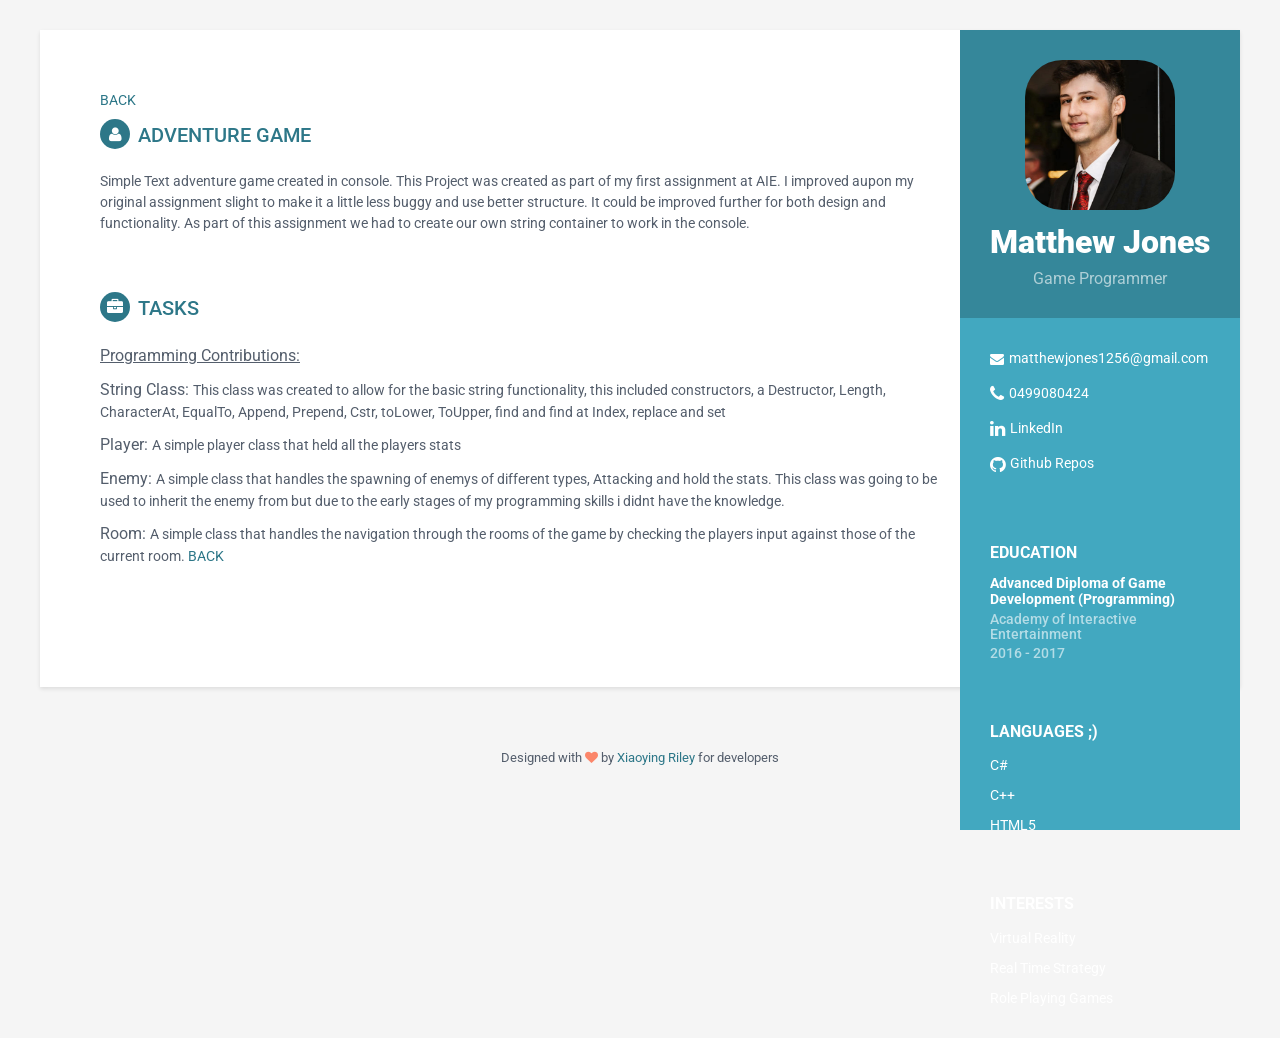
<file: AdventureGame.html>
<!DOCTYPE html>
<!--[if IE 8]> <html lang="en" class="ie8"> <![endif]-->  
<!--[if IE 9]> <html lang="en" class="ie9"> <![endif]-->  
<!--[if !IE]><!--> <html lang="en"> <!--<![endif]-->  

<head>
    <title>Matthew Jones Portfolio</title>
    <!-- Meta -->
    <meta charset="utf-8">
    <meta http-equiv="X-UA-Compatible" content="IE=edge">
    <meta name="viewport" content="width=device-width, initial-scale=1.0">
    <meta name="description" content="Welcome to Wonderland description Page">
    <meta name="author" content="Matthew Jones>    
    <link rel="shortcut icon" href="favicon.ico">  
    <link href='https://fonts.googleapis.com/css?family=Roboto:400,500,400italic,300italic,300,500italic,700,700italic,900,900italic' rel='stylesheet' type='text/css'>
    <!-- Global CSS -->
    <link rel="stylesheet" href="assets/plugins/bootstrap/css/bootstrap.min.css">   
    <!-- Plugins CSS -->
    <link rel="stylesheet" href="assets/plugins/font-awesome/css/font-awesome.css">
    
    <!-- Theme CSS -->  
    <link id="theme-style" rel="stylesheet" href="assets/css/styles.css">
    <!-- HTML5 shim and Respond.js for IE8 support of HTML5 elements and media queries -->
    <!--[if lt IE 9]>
      <script src="https://oss.maxcdn.com/html5shiv/3.7.2/html5shiv.min.js"></script>
      <script src="https://oss.maxcdn.com/respond/1.4.2/respond.min.js"></script>
    <![endif]-->
</head> 

<body>
    <div class="wrapper">
        <div class="sidebar-wrapper">
            <div class="profile-container">
                <img class="profile" src="assets/images/profile.png" alt="" width="150" height="150" />
                <h1 class="name">Matthew Jones</h1>
                <h3 class="tagline">Game Programmer</h3>
            </div><!--//profile-container-->
            
            <div class="contact-container container-block">
                <ul class="list-unstyled contact-list">
                    <li class="email"><a href="mailto: MatthewJones1256@gmail.com"><i class="fa fa-envelope"></i>matthewjones1256@gmail.com</a></li>
                    <li class="phone"><i class="fa fa-phone"></i><a href="tel:0499080424">0499080424</a></li>
                    <li class="linkedin"><i class="fa fa-linkedin"></i><a href="https://www.linkedin.com/in/matthew-jones-06061a11b/" target="_blank">LinkedIn</a></li>
                    <li class="github"><i class="fa fa-github"></i><a href="https://github.com/MatthewJ97/Projects" target="_blank">Github Repos</a></li>
                </ul>
            </div><!--//contact-container-->
            <div class="education-container container-block">
                <h2 class="container-block-title">Education</h2>
                <div class="item">
                    <h4 class="degree">Advanced Diploma of Game Development (Programming)</h4>
                    <h5 class="meta">Academy of Interactive Entertainment</h5>
                    <div class="time">2016 - 2017</div>
                </div><!--//item-->
            </div><!--//education-container-->
            
            <div class="languages-container container-block">
                <h2 class="container-block-title">Languages ;) </h2>
                <ul class="list-unstyled interests-list">
                    <li>C# <span class="lang-desc"></span></li>
                    <li>C++ <span class="lang-desc"></span></li>
                    <li>HTML5 <span class="lang-desc"></span></li>
                </ul>
            </div><!--//interests-->
            
            <div class="interests-container container-block">
                <h2 class="container-block-title">Interests</h2>
                <ul class="list-unstyled interests-list">
                    <li>Virtual Reality</li>
                    <li>Real Time Strategy</li>
                    <li>Role Playing Games</li>
					
                </ul>
            </div><!--//interests-->
            
        </div><!--//sidebar-wrapper-->
        
        <div class="main-wrapper">
            
            <section class="section summary-section">
			<p>
			<span class="item"><a href="index.html"> BACK </a> </span>
            </p>
				<h2 class="section-title"><i class="fa fa-user"></i>Adventure Game</h2>
                <div class="summary">
                    <p> Simple Text adventure game created in console. This Project was created as part of my first assignment at AIE. I improved aupon my original assignment slight to make it a little less buggy and use better structure. It could be improved further for both design and functionality. As part of this assignment we had to create our own string container to work in the console.</p>
                </div><!--//summary-->
				
				
            </section><!--//section-->
            
            <section class="section experiences-section">
                <h2 class="section-title"><i class="fa fa-briefcase"></i>Tasks</h2>              
                <u><p><span class="project-title">Programming Contributions:</span></p></u> 
						<div class="item"> 
							<ul class="list-unstyled interests-list">
								
								<li><p><span class="project-title">String Class: </span><span class="details">This class was created to allow for the basic string functionality, this included constructors, a Destructor, Length, CharacterAt, EqualTo, Append, Prepend, Cstr, toLower, ToUpper, find and find at Index, replace and set </span></p></li>
								<li><p><span class="project-title">Player: </span><span class="details">A simple player class that held all the players stats</span></p></li>
								<li><p><span class="project-title">Enemy: </span><span class="details">A simple class that handles the spawning of enemys of different types, Attacking and hold the stats. This class was going to be used to inherit the enemy from but due to the early stages of my programming skills i didnt have the knowledge.
								<li><p><span class="project-title">Room: </span><span class="details">A simple class that handles the navigation through the rooms of the game by checking the players input against those of the current room.
                
			
			
			<span class="item"><a href="index.html"> BACK </a> </span>			
			</section><!--//section-->
			
        </div><!--//main-body-->
    </div>
 
    <footer class="footer">
        <div class="text-center">
                <!--/* This template is released under the Creative Commons Attribution 3.0 License. Please keep the attribution link below when using for your own project. Thank you for your support. :) If you'd like to use the template without the attribution, you can check out other license options via our website: themes.3rdwavemedia.com */-->
                <small class="copyright">Designed with <i class="fa fa-heart"></i> by <a href="http://themes.3rdwavemedia.com" target="_blank">Xiaoying Riley</a> for developers</small>
        </div><!--//container-->
    </footer><!--//footer-->
 
    <!-- Javascript -->          
    <script type="text/javascript" src="assets/plugins/jquery-1.11.3.min.js"></script>
    <script type="text/javascript" src="assets/plugins/bootstrap/js/bootstrap.min.js"></script>    
    <!-- custom js -->
    <script type="text/javascript" src="assets/js/main.js"></script>            
</body>
</html>
</file>
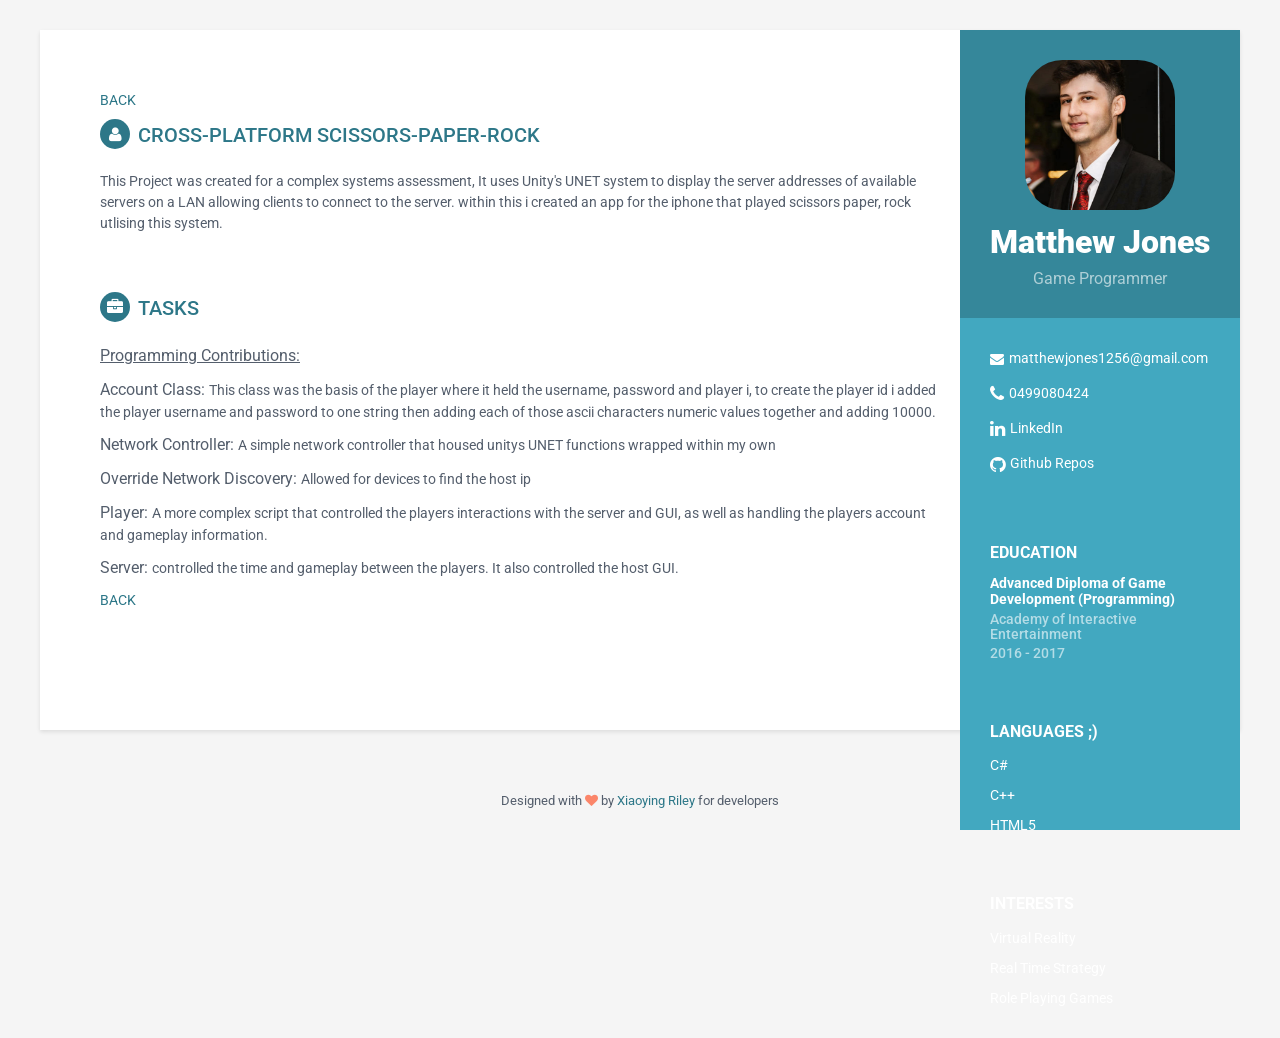
<file: Crossplatform.html>
<!DOCTYPE html>
<!--[if IE 8]> <html lang="en" class="ie8"> <![endif]-->  
<!--[if IE 9]> <html lang="en" class="ie9"> <![endif]-->  
<!--[if !IE]><!--> <html lang="en"> <!--<![endif]-->  

<head>
    <title>Matthew Jones Portfolio</title>
    <!-- Meta -->
    <meta charset="utf-8">
    <meta http-equiv="X-UA-Compatible" content="IE=edge">
    <meta name="viewport" content="width=device-width, initial-scale=1.0">
    <meta name="description" content="Welcome to Wonderland description Page">
    <meta name="author" content="Matthew Jones>    
    <link rel="shortcut icon" href="favicon.ico">  
    <link href='https://fonts.googleapis.com/css?family=Roboto:400,500,400italic,300italic,300,500italic,700,700italic,900,900italic' rel='stylesheet' type='text/css'>
    <!-- Global CSS -->
    <link rel="stylesheet" href="assets/plugins/bootstrap/css/bootstrap.min.css">   
    <!-- Plugins CSS -->
    <link rel="stylesheet" href="assets/plugins/font-awesome/css/font-awesome.css">
    
    <!-- Theme CSS -->  
    <link id="theme-style" rel="stylesheet" href="assets/css/styles.css">
    <!-- HTML5 shim and Respond.js for IE8 support of HTML5 elements and media queries -->
    <!--[if lt IE 9]>
      <script src="https://oss.maxcdn.com/html5shiv/3.7.2/html5shiv.min.js"></script>
      <script src="https://oss.maxcdn.com/respond/1.4.2/respond.min.js"></script>
    <![endif]-->
</head> 

<body>
    <div class="wrapper">
        <div class="sidebar-wrapper">
            <div class="profile-container">
                <img class="profile" src="assets/images/profile.png" alt="" width="150" height="150" />
                <h1 class="name">Matthew Jones</h1>
                <h3 class="tagline">Game Programmer</h3>
            </div><!--//profile-container-->
            
            <div class="contact-container container-block">
                <ul class="list-unstyled contact-list">
                    <li class="email"><i class="fa fa-envelope"></i><a href="mailto: MatthewJones1256@gmail.com">matthewjones1256@gmail.com</a></li>
                    <li class="phone"><i class="fa fa-phone"></i><a href="tel:0499080424">0499080424</a></li>
                    <li class="linkedin"><i class="fa fa-linkedin"></i><a href="https://www.linkedin.com/in/matthew-jones-06061a11b/" target="_blank">LinkedIn</a></li>
                    <li class="github"><i class="fa fa-github"></i><a href="https://github.com/MatthewJ97/Projects" target="_blank">Github Repos</a></li>
                </ul>
            </div><!--//contact-container-->
            <div class="education-container container-block">
                <h2 class="container-block-title">Education</h2>
                <div class="item">
                    <h4 class="degree">Advanced Diploma of Game Development (Programming)</h4>
                    <h5 class="meta">Academy of Interactive Entertainment</h5>
                    <div class="time">2016 - 2017</div>
                </div><!--//item-->
            </div><!--//education-container-->
            
            <div class="languages-container container-block">
                <h2 class="container-block-title">Languages ;) </h2>
                <ul class="list-unstyled interests-list">
                    <li>C# <span class="lang-desc"></span></li>
                    <li>C++ <span class="lang-desc"></span></li>
                    <li>HTML5 <span class="lang-desc"></span></li>
                </ul>
            </div><!--//interests-->
            
            <div class="interests-container container-block">
                <h2 class="container-block-title">Interests</h2>
                <ul class="list-unstyled interests-list">
                    <li>Virtual Reality</li>
                    <li>Real Time Strategy</li>
                    <li>Role Playing Games</li>
					
                </ul>
            </div><!--//interests-->
            
        </div><!--//sidebar-wrapper-->
        
        <div class="main-wrapper">
            
            <section class="section summary-section">
			<p>
			<span class="item"><a href="index.html"> BACK </a> </span>
            </p>
				<h2 class="section-title"><i class="fa fa-user"></i>Cross-Platform Scissors-Paper-Rock</h2>
                <div class="summary">
                    <p> This Project was created for a complex systems assessment, It uses Unity's UNET system to display the server addresses of available servers on a LAN allowing clients to connect to the server. within this i created an app for the iphone that played scissors paper, rock utlising this system. </p>
                </div><!--//summary-->
				
				
            </section><!--//section-->
            
            <section class="section experiences-section">
                <h2 class="section-title"><i class="fa fa-briefcase"></i>Tasks</h2>              
                <u><p><span class="project-title">Programming Contributions:</span></p></u> 
						<div class="item"> 
							<ul class="list-unstyled interests-list">
								
								<li><p><span class="project-title">Account Class: </span><span class="details">This class was the basis of the player where it held the username, password and player i, to create the player id i added the player username and password to one string then adding each of those ascii characters numeric values together and adding 10000. </span></p></li>
								<li><p><span class="project-title">Network Controller: </span><span class="details">A simple network controller that housed unitys UNET functions wrapped within my own</span></p></li>
								<li><p><span class="project-title">Override Network Discovery: </span><span class="details">Allowed for devices to find the host ip</span></p></li>
								<li><p><span class="project-title">Player: </span><span class="details"> A more complex script that controlled the players interactions with the server and GUI, as well as handling the players account and gameplay information.</span></p></li>
								<li><p><span class="project-title">Server: </span><span class="details">controlled the time and gameplay between the players. It also controlled the host GUI. </span></p></li>
                
			
			
			<span class="item"><a href="index.html"> BACK </a> </span>			
			</section><!--//section-->
			
        </div><!--//main-body-->
    </div>
 
    <footer class="footer">
        <div class="text-center">
                <!--/* This template is released under the Creative Commons Attribution 3.0 License. Please keep the attribution link below when using for your own project. Thank you for your support. :) If you'd like to use the template without the attribution, you can check out other license options via our website: themes.3rdwavemedia.com */-->
                <small class="copyright">Designed with <i class="fa fa-heart"></i> by <a href="http://themes.3rdwavemedia.com" target="_blank">Xiaoying Riley</a> for developers</small>
        </div><!--//container-->
    </footer><!--//footer-->
 
    <!-- Javascript -->          
    <script type="text/javascript" src="assets/plugins/jquery-1.11.3.min.js"></script>
    <script type="text/javascript" src="assets/plugins/bootstrap/js/bootstrap.min.js"></script>    
    <!-- custom js -->
    <script type="text/javascript" src="assets/js/main.js"></script>            
</body>
</html>
</file>
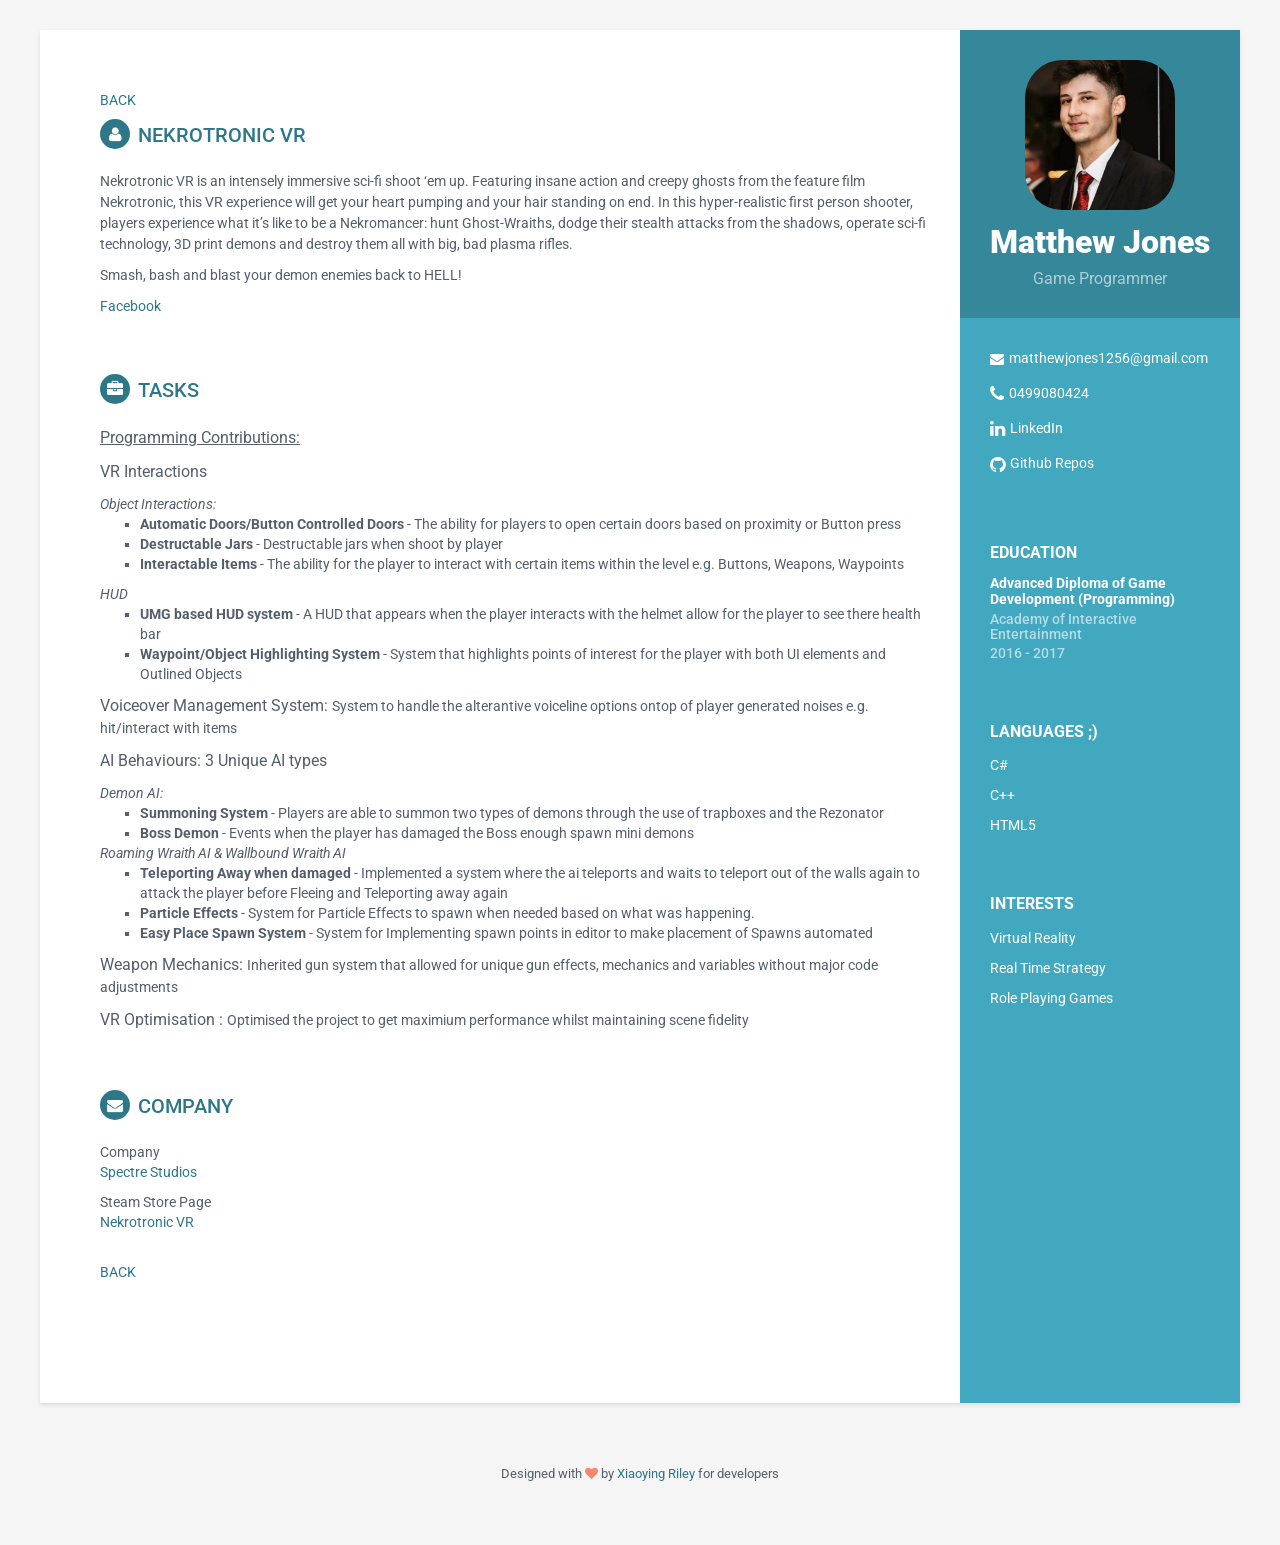
<file: Nekro.html>
<!DOCTYPE html>
<!--[if IE 8]> <html lang="en" class="ie8"> <![endif]-->  
<!--[if IE 9]> <html lang="en" class="ie9"> <![endif]-->  
<!--[if !IE]><!--> <html lang="en"> <!--<![endif]-->  

<head>
    <title>Matthew Jones Portfolio</title>
    <!-- Meta -->
    <meta charset="utf-8">
    <meta http-equiv="X-UA-Compatible" content="IE=edge">
    <meta name="viewport" content="width=device-width, initial-scale=1.0">
    <meta name="description" content="Welcome to Wonderland description Page">
    <meta name="author" content="Matthew Jones>    
    <link rel="shortcut icon" href="favicon.ico">  
    <link href='https://fonts.googleapis.com/css?family=Roboto:400,500,400italic,300italic,300,500italic,700,700italic,900,900italic' rel='stylesheet' type='text/css'>
    <!-- Global CSS -->
    <link rel="stylesheet" href="assets/plugins/bootstrap/css/bootstrap.min.css">   
    <!-- Plugins CSS -->
    <link rel="stylesheet" href="assets/plugins/font-awesome/css/font-awesome.css">
    
    <!-- Theme CSS -->  
    <link id="theme-style" rel="stylesheet" href="assets/css/styles.css">
    <!-- HTML5 shim and Respond.js for IE8 support of HTML5 elements and media queries -->
    <!--[if lt IE 9]>
      <script src="https://oss.maxcdn.com/html5shiv/3.7.2/html5shiv.min.js"></script>
      <script src="https://oss.maxcdn.com/respond/1.4.2/respond.min.js"></script>
    <![endif]-->
</head> 

<body>
    <div class="wrapper">
        <div class="sidebar-wrapper">
            <div class="profile-container">
                <img class="profile" src="assets/images/profile.png" alt="" width="150" height="150" />
                <h1 class="name">Matthew Jones</h1>
                <h3 class="tagline">Game Programmer</h3>
            </div><!--//profile-container-->
            
            <div class="contact-container container-block">
                <ul class="list-unstyled contact-list">
                    <li class="email"><i class="fa fa-envelope"></i><a href="mailto: MatthewJones1256@gmail.com">matthewjones1256@gmail.com</a></li>
                    <li class="phone"><i class="fa fa-phone"></i><a href="tel:0499080424">0499080424</a></li>
                    <li class="linkedin"><i class="fa fa-linkedin"></i><a href="https://www.linkedin.com/in/matthew-jones-06061a11b/" target="_blank">LinkedIn</a></li>
                    <li class="github"><i class="fa fa-github"></i><a href="https://github.com/MatthewJ97/Projects" target="_blank">Github Repos</a></li>
                </ul>
            </div><!--//contact-container-->
            <div class="education-container container-block">
                <h2 class="container-block-title">Education</h2>
                <div class="item">
                    <h4 class="degree">Advanced Diploma of Game Development (Programming)</h4>
                    <h5 class="meta">Academy of Interactive Entertainment</h5>
                    <div class="time">2016 - 2017</div>
                </div><!--//item-->
            </div><!--//education-container-->
            
            <div class="languages-container container-block">
                <h2 class="container-block-title">Languages ;) </h2>
                <ul class="list-unstyled interests-list">
                    <li>C# <span class="lang-desc"></span></li>
                    <li>C++ <span class="lang-desc"></span></li>
                    <li>HTML5 <span class="lang-desc"></span></li>
                </ul>
            </div><!--//interests-->
            
            <div class="interests-container container-block">
                <h2 class="container-block-title">Interests</h2>
                <ul class="list-unstyled interests-list">
                    <li>Virtual Reality</li>
                    <li>Real Time Strategy</li>
                    <li>Role Playing Games</li>
					
                </ul>
            </div><!--//interests-->
            
        </div><!--//sidebar-wrapper-->
        
        <div class="main-wrapper">
            
            <section class="section summary-section">
			<p>
			<span class="item"><a href="index.html"> BACK </a> </span>
            </p>
				<h2 class="section-title"><i class="fa fa-user"></i>Nekrotronic VR</h2>
                <div class="summary">
                    <p>Nekrotronic VR is an intensely immersive sci-fi shoot ‘em up. Featuring insane action and creepy ghosts from the feature film Nekrotronic, this VR experience will get your heart pumping and your hair standing on end. In this hyper-realistic first person shooter, players experience what it’s like to be a Nekromancer: hunt Ghost-Wraiths, dodge their stealth attacks from the shadows, operate sci-fi technology, 3D print demons and destroy them all with big, bad plasma rifles.
                    </p>
                
                        <p>Smash, bash and blast your demon enemies back to HELL!</p>
						
						<span class="details"><a href="https://www.facebook.com/WelcomeToWonderlandVR/"> Facebook </a></span>
                </div><!--//summary-->
            </section><!--//section-->
            
            <section class="section experiences-section">
                <h2 class="section-title"><i class="fa fa-briefcase"></i>Tasks</h2>              
                
                <div class="item">       
					<div class="item"> 				
					<u><p><span class="project-title">Programming Contributions:</span></p></u> 
						<div class="item"> 
							<ul class="list-unstyled interests-list">
								
								<li><p><span class="project-title">VR Interactions</span><span class="details"></span></p></li>
								<ul class="list-unstyled interests-list">
									
                                        <i><li><span class="item"></span>Object Interactions:</li></i>
                                        <ul class="list-style">
                                        
                                        <li> <b>Automatic Doors/Button Controlled Doors</b> - The ability for players to open certain doors based on proximity or Button press </li>
                                        <li> <b>Destructable Jars</b> - Destructable jars when shoot by player </li>
                                        
                                        <li> <b>Interactable Items</b> -  The ability for the player to interact with certain items within the level e.g. Buttons, Weapons, Waypoints</li></p>
                                        </ul>
                                        
                                        <i><li><span class="item">HUD</span></li></i> 
                                        <ul class="list-style">
                                        
                                        <li><b>UMG based HUD system</b> - A HUD that appears when the player interacts with the helmet allow for the player to see there health bar</li>
                                        
                                        <li><b> Waypoint/Object Highlighting System </b> - System that highlights points of interest for the player with both UI elements and Outlined Objects </span></li>
                                        </ul>
                                    </ul><p></p>
								<li><p><span class="project-title">Voiceover Management System: </span><span class="details">System to handle the alterantive voiceline options ontop of player generated noises e.g. hit/interact with items</span></p></li>
								
								<li><p><span class="project-title">AI Behaviours: 3 Unique AI types </span><span class="details"> </span></p></li>
								<ul class="list-unstyled interests-list">
									
                                        <i><li><span class="item"></span>Demon AI:</li></i>
                                        <ul class="list-style">
                                        
                                        <li> <b>Summoning System</b> - Players are able to summon two types of demons through the use of trapboxes and the Rezonator </li>
                                        <li> <b>Boss Demon</b> - Events when the player has damaged the Boss enough spawn mini demons </li>
                                        </ul>
                                        
                                        <i><li><span class="item">Roaming Wraith AI & Wallbound Wraith AI</span></li></i> 
                                        <ul class="list-style">
                                        
                                        <li><b>Teleporting Away when damaged</b> - Implemented a system where the ai teleports and waits to teleport out of the walls again to attack the player before Fleeing and Teleporting away again</li>
                                        <li><b> Particle Effects </b> - System for Particle Effects to spawn when needed based on what was happening. </span></li>
                                        <li><b> Easy Place Spawn System </b> - System for Implementing spawn points in editor to make placement of Spawns automated </span></li>

                                        </ul>

                                    </ul><p></p>
								<li><p><span class="project-title">Weapon Mechanics: </span><span class="details"></span>Inherited gun system that allowed for unique gun effects, mechanics and variables without major code adjustments</p></li>
								                                
                                <li><p><span class="project-title"></span><span class="details"></span></p></li>
								
								<li><p><span class="project-title">VR Optimisation : </span><span class="details">Optimised the project to get maximium performance whilst maintaining scene fidelity</span></p></li>

								
								
							</span></p></li>
							</ul>						
				</section><!--//section-->
            
			
				<section class="section experiences-section">
					<h2 class="section-title"><i class="fa fa-envelope"></i>Company</h2>    
						<div class="item"> 
								<span class="item">Company</span> 
								<ul class="list-unstyled interests-list">
									<li><span class="details"> </span><a href="https://www.facebook.com/specvr/">Spectre Studios </a></li>
                                </ul>
                                <span class="item">Steam Store Page</span> 
								<ul class="list-unstyled interests-list">
									<li><span class="details"> </span><a href="https://store.steampowered.com/app/1137170/NEKROTRONIC_VR/">Nekrotronic VR </a></li>
								</ul>
						</div>						
					<p>
			<span class="item"><a href="index.html"> BACK </a> </span>
            </p>
				</section><!--//section-->					
        </div><!--//main-body-->
    </div>
 
    <footer class="footer">
        <div class="text-center">
                <!--/* This template is released under the Creative Commons Attribution 3.0 License. Please keep the attribution link below when using for your own project. Thank you for your support. :) If you'd like to use the template without the attribution, you can check out other license options via our website: themes.3rdwavemedia.com */-->
                <small class="copyright">Designed with <i class="fa fa-heart"></i> by <a href="http://themes.3rdwavemedia.com" target="_blank">Xiaoying Riley</a> for developers</small>
        </div><!--//container-->
    </footer><!--//footer-->
 
    <!-- Javascript -->          
    <script type="text/javascript" src="assets/plugins/jquery-1.11.3.min.js"></script>
    <script type="text/javascript" src="assets/plugins/bootstrap/js/bootstrap.min.js"></script>    
    <!-- custom js -->
    <script type="text/javascript" src="assets/js/main.js"></script>            
</body>
</html>
</file>
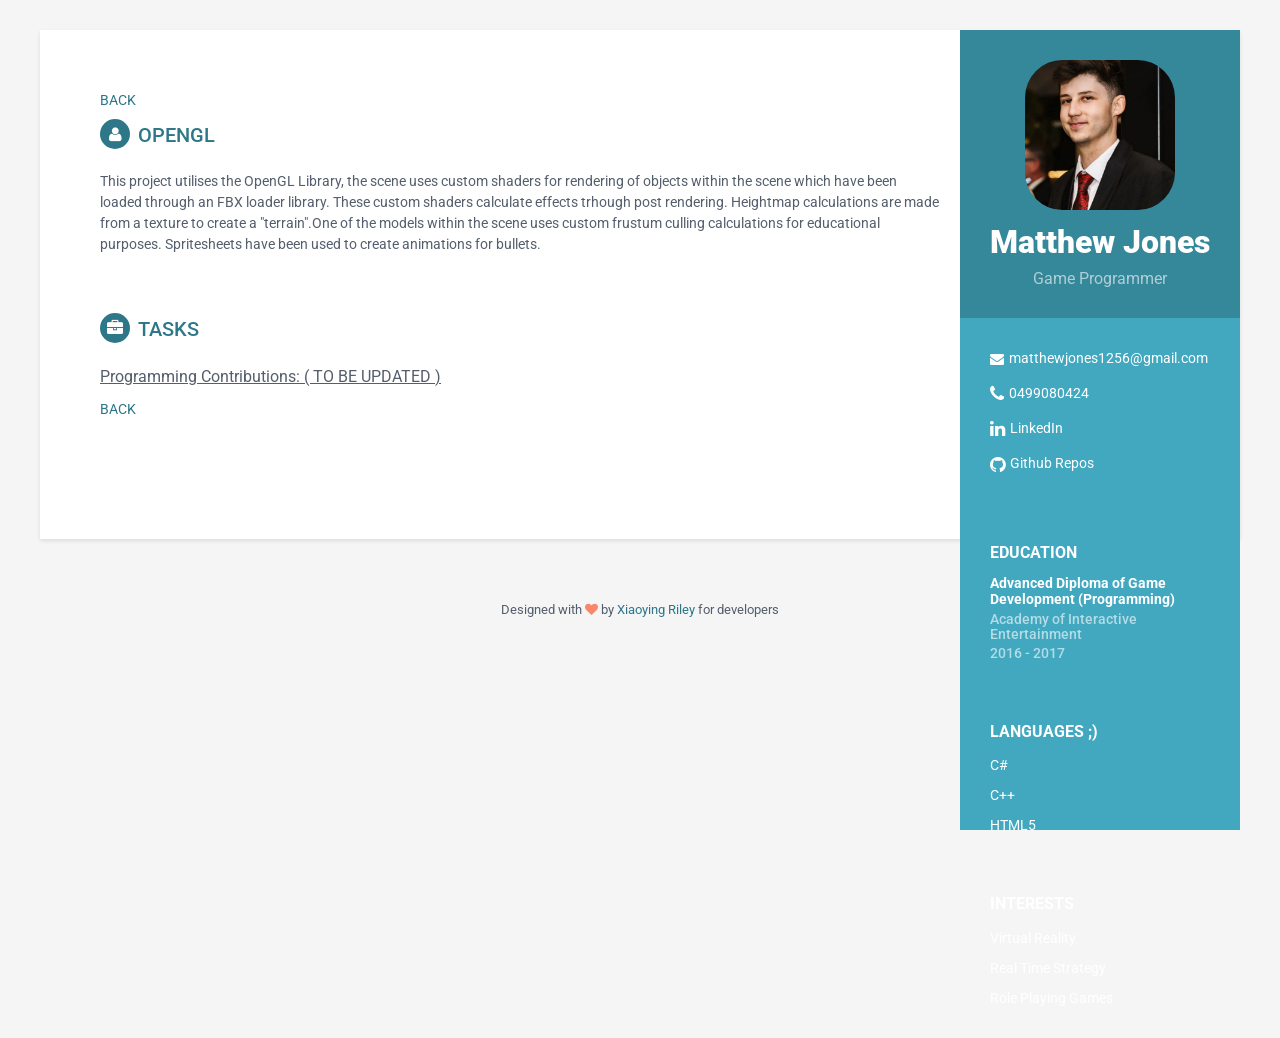
<file: Opengl.html>
<!DOCTYPE html>
<!--[if IE 8]> <html lang="en" class="ie8"> <![endif]-->  
<!--[if IE 9]> <html lang="en" class="ie9"> <![endif]-->  
<!--[if !IE]><!--> <html lang="en"> <!--<![endif]-->  

<head>
    <title>Matthew Jones Portfolio</title>
    <!-- Meta -->
    <meta charset="utf-8">
    <meta http-equiv="X-UA-Compatible" content="IE=edge">
    <meta name="viewport" content="width=device-width, initial-scale=1.0">
    <meta name="description" content="Welcome to Wonderland description Page">
    <meta name="author" content="Matthew Jones>    
    <link rel="shortcut icon" href="favicon.ico">  
    <link href='https://fonts.googleapis.com/css?family=Roboto:400,500,400italic,300italic,300,500italic,700,700italic,900,900italic' rel='stylesheet' type='text/css'>
    <!-- Global CSS -->
    <link rel="stylesheet" href="assets/plugins/bootstrap/css/bootstrap.min.css">   
    <!-- Plugins CSS -->
    <link rel="stylesheet" href="assets/plugins/font-awesome/css/font-awesome.css">
    
    <!-- Theme CSS -->  
    <link id="theme-style" rel="stylesheet" href="assets/css/styles.css">
    <!-- HTML5 shim and Respond.js for IE8 support of HTML5 elements and media queries -->
    <!--[if lt IE 9]>
      <script src="https://oss.maxcdn.com/html5shiv/3.7.2/html5shiv.min.js"></script>
      <script src="https://oss.maxcdn.com/respond/1.4.2/respond.min.js"></script>
    <![endif]-->
</head> 

<body>
    <div class="wrapper">
        <div class="sidebar-wrapper">
            <div class="profile-container">
                <img class="profile" src="assets/images/profile.png" alt="" width="150" height="150" />
                <h1 class="name">Matthew Jones</h1>
                <h3 class="tagline">Game Programmer</h3>
            </div><!--//profile-container-->
            
            <div class="contact-container container-block">
                <ul class="list-unstyled contact-list">
                    <li class="email"><i class="fa fa-envelope"></i><a href="mailto: MatthewJones1256@gmail.com">matthewjones1256@gmail.com</a></li>
                    <li class="phone"><i class="fa fa-phone"></i><a href="tel:0499080424">0499080424</a></li>
                    <li class="linkedin"><i class="fa fa-linkedin"></i><a href="https://www.linkedin.com/in/matthew-jones-06061a11b/" target="_blank">LinkedIn</a></li>
                    <li class="github"><i class="fa fa-github"></i><a href="https://github.com/MatthewJ97/Projects" target="_blank">Github Repos</a></li>
                </ul>
            </div><!--//contact-container-->
            <div class="education-container container-block">
                <h2 class="container-block-title">Education</h2>
                <div class="item">
                    <h4 class="degree">Advanced Diploma of Game Development (Programming)</h4>
                    <h5 class="meta">Academy of Interactive Entertainment</h5>
                    <div class="time">2016 - 2017</div>
                </div><!--//item-->
            </div><!--//education-container-->
            
            <div class="languages-container container-block">
                <h2 class="container-block-title">Languages ;) </h2>
                <ul class="list-unstyled interests-list">
                    <li>C# <span class="lang-desc"></span></li>
                    <li>C++ <span class="lang-desc"></span></li>
                    <li>HTML5 <span class="lang-desc"></span></li>
                </ul>
            </div><!--//interests-->
            
            <div class="interests-container container-block">
                <h2 class="container-block-title">Interests</h2>
                <ul class="list-unstyled interests-list">
                    <li>Virtual Reality</li>
                    <li>Real Time Strategy</li>
                    <li>Role Playing Games</li>
					
                </ul>
            </div><!--//interests-->
            
        </div><!--//sidebar-wrapper-->
        
        <div class="main-wrapper">
            
            <section class="section summary-section">
			<p>
			<span class="item"><a href="index.html"> BACK </a> </span>
            </p>
				<h2 class="section-title"><i class="fa fa-user"></i>OpenGL</h2>
                <div class="summary">
                    <p> This project utilises the OpenGL Library, the scene uses custom shaders for rendering of objects within the scene which have been loaded through an FBX loader library. These custom shaders calculate effects trhough post rendering. Heightmap calculations are made from a texture to create a "terrain".One of the models within the scene uses custom frustum culling calculations for educational purposes. Spritesheets have been used to create animations for bullets.</p>
                </div><!--//summary-->
				
				
            </section><!--//section-->
            
            <section class="section experiences-section">
                <h2 class="section-title"><i class="fa fa-briefcase"></i>Tasks</h2>              
                <u><p><span class="project-title">Programming Contributions: ( TO BE UPDATED )</span></p></u> 
								
                
			
			
			<span class="item"><a href="index.html"> BACK </a> </span>			
			</section><!--//section-->
			
        </div><!--//main-body-->
    </div>
 
    <footer class="footer">
        <div class="text-center">
                <!--/* This template is released under the Creative Commons Attribution 3.0 License. Please keep the attribution link below when using for your own project. Thank you for your support. :) If you'd like to use the template without the attribution, you can check out other license options via our website: themes.3rdwavemedia.com */-->
                <small class="copyright">Designed with <i class="fa fa-heart"></i> by <a href="http://themes.3rdwavemedia.com" target="_blank">Xiaoying Riley</a> for developers</small>
        </div><!--//container-->
    </footer><!--//footer-->
 
    <!-- Javascript -->          
    <script type="text/javascript" src="assets/plugins/jquery-1.11.3.min.js"></script>
    <script type="text/javascript" src="assets/plugins/bootstrap/js/bootstrap.min.js"></script>    
    <!-- custom js -->
    <script type="text/javascript" src="assets/js/main.js"></script>            
</body>
</html>
</file>
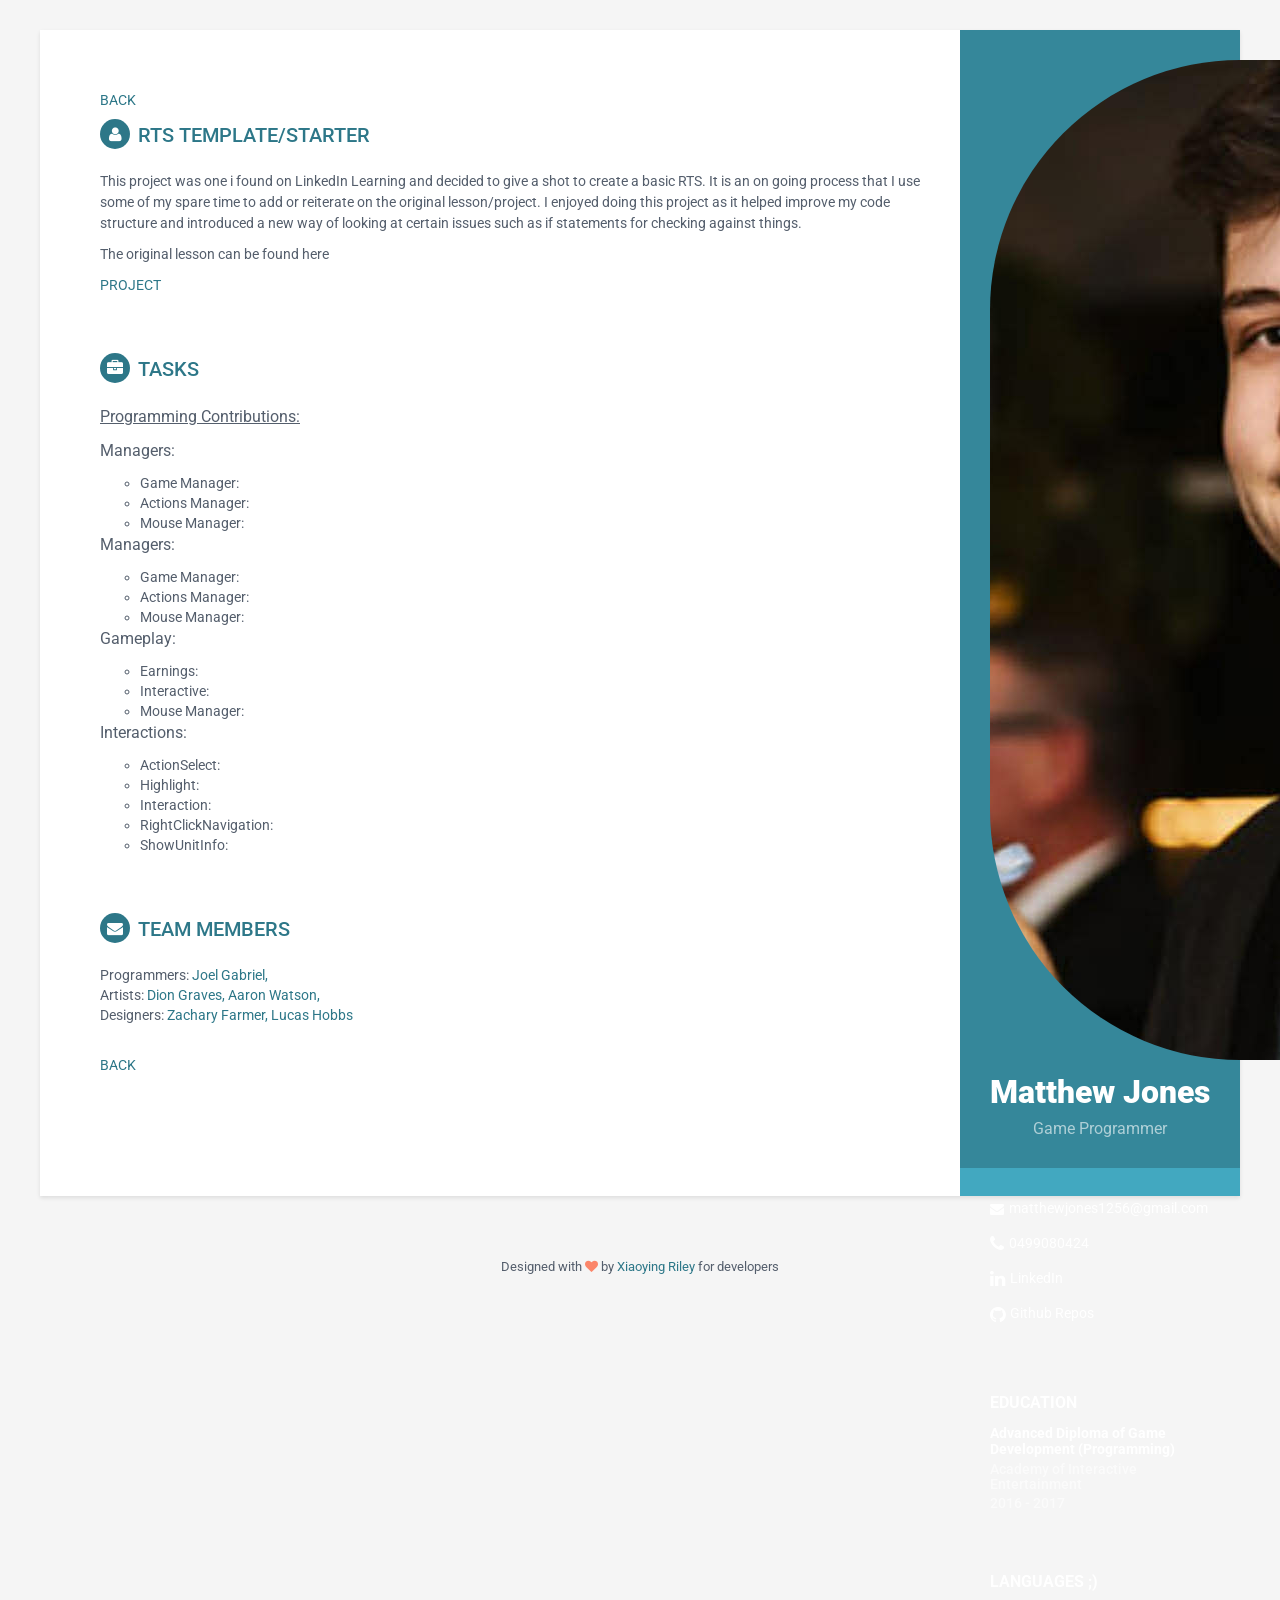
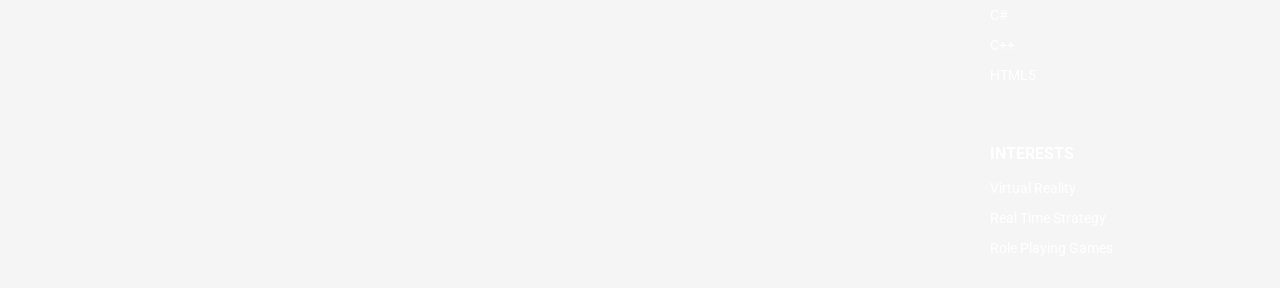
<file: RTSTemplate.html>
<!DOCTYPE html>
<!--[if IE 8]> <html lang="en" class="ie8"> <![endif]-->  
<!--[if IE 9]> <html lang="en" class="ie9"> <![endif]-->  
<!--[if !IE]><!--> <html lang="en"> <!--<![endif]-->  

<head>
    <title>Matthew Jones Portfolio</title>
    <!-- Meta -->
    <meta charset="utf-8">
    <meta http-equiv="X-UA-Compatible" content="IE=edge">
    <meta name="viewport" content="width=device-width, initial-scale=1.0">
    <meta name="description" content="Welcome to Wonderland description Page">
    <meta name="author" content="Matthew Jones>    
    <link rel="shortcut icon" href="favicon.ico">  
    <link href='https://fonts.googleapis.com/css?family=Roboto:400,500,400italic,300italic,300,500italic,700,700italic,900,900italic' rel='stylesheet' type='text/css'>
    <!-- Global CSS -->
    <link rel="stylesheet" href="assets/plugins/bootstrap/css/bootstrap.min.css">   
    <!-- Plugins CSS -->
    <link rel="stylesheet" href="assets/plugins/font-awesome/css/font-awesome.css">
    
    <!-- Theme CSS -->  
    <link id="theme-style" rel="stylesheet" href="assets/css/styles.css">
    <!-- HTML5 shim and Respond.js for IE8 support of HTML5 elements and media queries -->
    <!--[if lt IE 9]>
      <script src="https://oss.maxcdn.com/html5shiv/3.7.2/html5shiv.min.js"></script>
      <script src="https://oss.maxcdn.com/respond/1.4.2/respond.min.js"></script>
    <![endif]-->
</head> 

<body>
    <div class="wrapper">
        <div class="sidebar-wrapper">
            <div class="profile-container">
                <img class="profile" src="assets/images/profile.png" alt="" />
                <h1 class="name">Matthew Jones</h1>
                <h3 class="tagline">Game Programmer</h3>
            </div><!--//profile-container-->
            
            <div class="contact-container container-block">
                <ul class="list-unstyled contact-list">
                    <li class="email"><i class="fa fa-envelope"></i><a href="mailto: MatthewJones1256@gmail.com">matthewjones1256@gmail.com</a></li>
                    <li class="phone"><i class="fa fa-phone"></i><a href="tel:0499080424">0499080424</a></li>
                    <li class="linkedin"><i class="fa fa-linkedin"></i><a href="https://www.linkedin.com/in/matthew-jones-06061a11b/" target="_blank">LinkedIn</a></li>
                    <li class="github"><i class="fa fa-github"></i><a href="https://github.com/MatthewJ97/Projects" target="_blank">Github Repos</a></li>
                </ul>
            </div><!--//contact-container-->
            <div class="education-container container-block">
                <h2 class="container-block-title">Education</h2>
                <div class="item">
                    <h4 class="degree">Advanced Diploma of Game Development (Programming)</h4>
                    <h5 class="meta">Academy of Interactive Entertainment</h5>
                    <div class="time">2016 - 2017</div>
                </div><!--//item-->
            </div><!--//education-container-->
            
            <div class="languages-container container-block">
                <h2 class="container-block-title">Languages ;) </h2>
                <ul class="list-unstyled interests-list">
                    <li>C# <span class="lang-desc"></span></li>
                    <li>C++ <span class="lang-desc"></span></li>
                    <li>HTML5 <span class="lang-desc"></span></li>
                </ul>
            </div><!--//interests-->
            
            <div class="interests-container container-block">
                <h2 class="container-block-title">Interests</h2>
                <ul class="list-unstyled interests-list">
                    <li>Virtual Reality</li>
                    <li>Real Time Strategy</li>
                    <li>Role Playing Games</li>
					
                </ul>
            </div><!--//interests-->
            
        </div><!--//sidebar-wrapper-->
        
        <div class="main-wrapper">
            
            <section class="section summary-section">
			<p>
			<span class="item"><a href="index.html"> BACK </a> </span>
            </p>
				<h2 class="section-title"><i class="fa fa-user"></i>RTS Template/Starter</h2>
                <div class="summary">
                    <p>This project was one i found on LinkedIn Learning and decided to give a shot to create a basic RTS. It is an on going process that I use some of my spare time to add or reiterate on the original lesson/project. I enjoyed doing this project as it helped improve my code structure and introduced a new way of looking at certain issues such as if statements for checking against things.</p>
						<p> The original lesson can be found here </p>
						
						<span class="details"><a href ="https://www.linkedin.com/learning/build-a-real-time-strategy-game-with-unity-5"> PROJECT </a>	</span>
                </div><!--//summary-->
            </section><!--//section-->
            
            <section class="section experiences-section">
                <h2 class="section-title"><i class="fa fa-briefcase"></i>Tasks</h2>              
                
                <div class="item">       
					<div class="item"> 				
					<u><p><span class="project-title">Programming Contributions:</span></p></u> 
						<div class="item"> 
							<ul class="list-unstyled interests-list">
								
								<li><p><span class="project-title">Managers: </span> 
									<ul class="list-style">
										<li><span class="item">Game Manager:  	 </span></li>
										<li><span class="item">Actions Manager:  </span></li>
										<li><span class="item">Mouse Manager: 	 </span></li>
									</ul>
								<li><p><span class="project-title">Managers: </span> 
									<ul class="list-style">
										<li><span class="item">Game Manager:  	 </span></li>
										<li><span class="item">Actions Manager:  </span></li>
										<li><span class="item">Mouse Manager: 	 </span></li>
									</ul>
								<li><p><span class="project-title">Gameplay: </span> 
								<ul class="list-style">
									<li><span class="item">Earnings:  	 </span></li>
									<li><span class="item">Interactive:  </span></li>
									<li><span class="item">Mouse Manager: 	 </span></li>
								</ul>
								<li><p><span class="project-title">Interactions: </span> 
									<ul class="list-style">
										<li><span class="item">ActionSelect:  	 </span></li>
										<li><span class="item">Highlight:  </span></li>
										<li><span class="item">Interaction: 	 </span></li>
										<li><span class="item">RightClickNavigation: 	 </span></li>
										<li><span class="item">ShowUnitInfo: 	 </span></li>

									</ul>
								</p></li>
								
								
							</ul>						
				</section><!--//section-->
            
			
				<section class="section experiences-section">
					<h2 class="section-title"><i class="fa fa-envelope"></i>Team Members</h2>    
						<div class="item"> 
								<ul class="list-unstyled interests-list">
									<li><span class="details">Programmers: </span><a href="https://joelybahh.github.io/">Joel Gabriel, </a></li>
									<li><span class="details">Artists: </span><a href="https://www.facebook.com/WelcomeToWonderlandVR/">Dion Graves, </a><a href="https://www.facebook.com/WelcomeToWonderlandVR/">Aaron Watson, </a></li>
									<li><span class="details">Designers: </span><a href="https://www.facebook.com/WelcomeToWonderlandVR/">Zachary Farmer, </a><a href="https://www.facebook.com/WelcomeToWonderlandVR/">Lucas Hobbs </a></li>
								</ul>	
						</div>						
					<p>
			<span class="item"><a href="index.html"> BACK </a> </span>
            </p>
				</section><!--//section-->					
        </div><!--//main-body-->
    </div>
 
    <footer class="footer">
        <div class="text-center">
                <!--/* This template is released under the Creative Commons Attribution 3.0 License. Please keep the attribution link below when using for your own project. Thank you for your support. :) If you'd like to use the template without the attribution, you can check out other license options via our website: themes.3rdwavemedia.com */-->
                <small class="copyright">Designed with <i class="fa fa-heart"></i> by <a href="http://themes.3rdwavemedia.com" target="_blank">Xiaoying Riley</a> for developers</small>
        </div><!--//container-->
    </footer><!--//footer-->
 
    <!-- Javascript -->          
    <script type="text/javascript" src="assets/plugins/jquery-1.11.3.min.js"></script>
    <script type="text/javascript" src="assets/plugins/bootstrap/js/bootstrap.min.js"></script>    
    <!-- custom js -->
    <script type="text/javascript" src="assets/js/main.js"></script>            
</body>
</html>
</file>
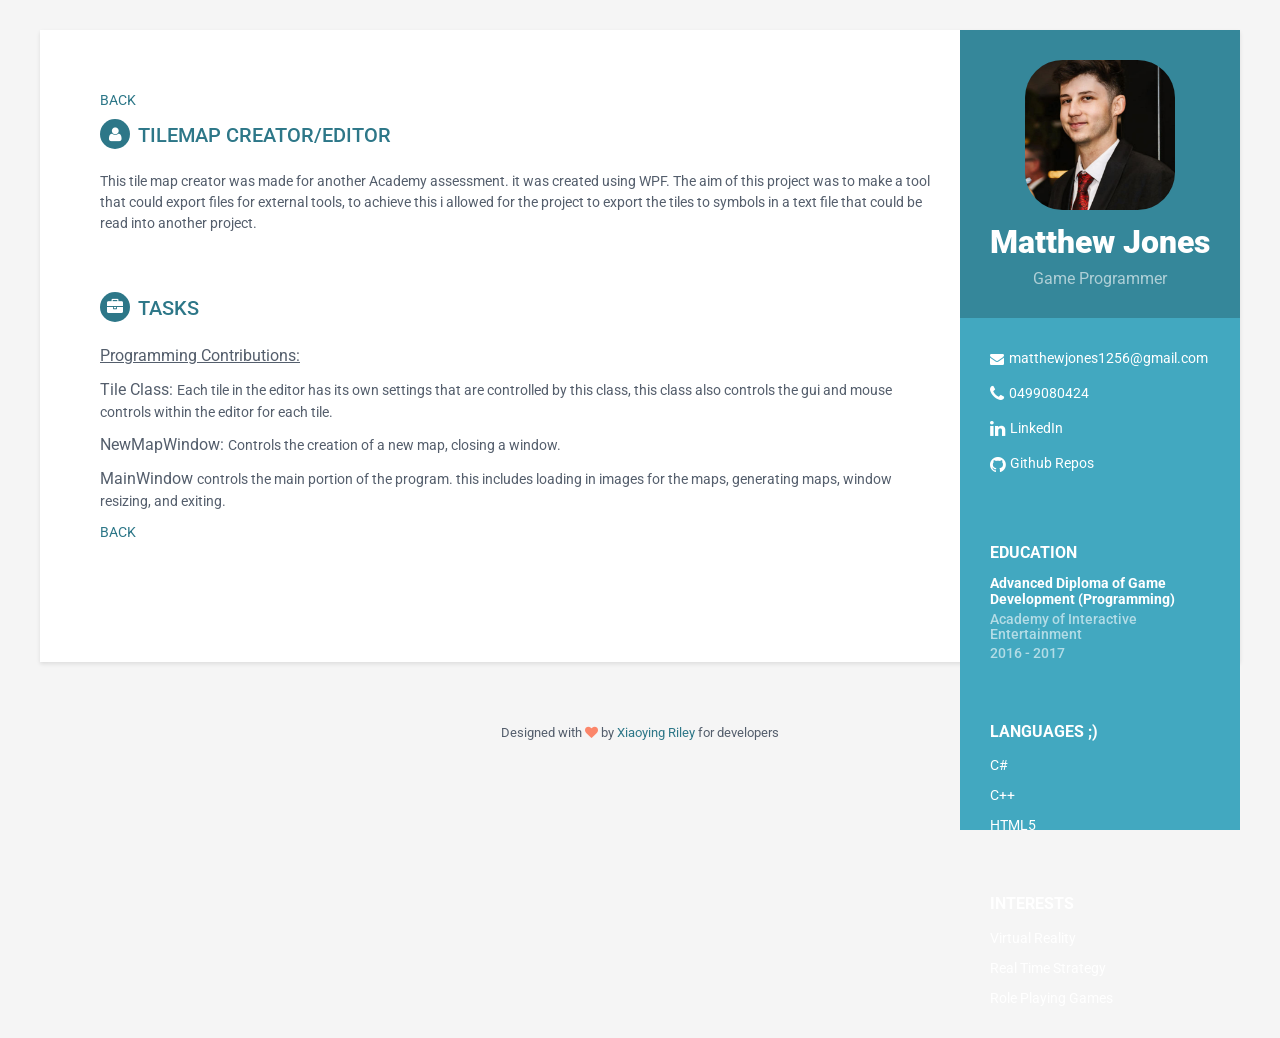
<file: TileMap.html>
<!DOCTYPE html>
<!--[if IE 8]> <html lang="en" class="ie8"> <![endif]-->  
<!--[if IE 9]> <html lang="en" class="ie9"> <![endif]-->  
<!--[if !IE]><!--> <html lang="en"> <!--<![endif]-->  

<head>
    <title>Matthew Jones Portfolio</title>
    <!-- Meta -->
    <meta charset="utf-8">
    <meta http-equiv="X-UA-Compatible" content="IE=edge">
    <meta name="viewport" content="width=device-width, initial-scale=1.0">
    <meta name="description" content="Welcome to Wonderland description Page">
    <meta name="author" content="Matthew Jones>    
    <link rel="shortcut icon" href="favicon.ico">  
    <link href='https://fonts.googleapis.com/css?family=Roboto:400,500,400italic,300italic,300,500italic,700,700italic,900,900italic' rel='stylesheet' type='text/css'>
    <!-- Global CSS -->
    <link rel="stylesheet" href="assets/plugins/bootstrap/css/bootstrap.min.css">   
    <!-- Plugins CSS -->
    <link rel="stylesheet" href="assets/plugins/font-awesome/css/font-awesome.css">
    
    <!-- Theme CSS -->  
    <link id="theme-style" rel="stylesheet" href="assets/css/styles.css">
    <!-- HTML5 shim and Respond.js for IE8 support of HTML5 elements and media queries -->
    <!--[if lt IE 9]>
      <script src="https://oss.maxcdn.com/html5shiv/3.7.2/html5shiv.min.js"></script>
      <script src="https://oss.maxcdn.com/respond/1.4.2/respond.min.js"></script>
    <![endif]-->
</head> 

<body>
    <div class="wrapper">
        <div class="sidebar-wrapper">
            <div class="profile-container">
                <img class="profile" src="assets/images/profile.png" alt="" width="150" height="150" />
                <h1 class="name">Matthew Jones</h1>
                <h3 class="tagline">Game Programmer</h3>
            </div><!--//profile-container-->
            
            <div class="contact-container container-block">
                <ul class="list-unstyled contact-list">
                    <li class="email"><i class="fa fa-envelope"></i><a href="mailto: MatthewJones1256@gmail.com">matthewjones1256@gmail.com</a></li>
                    <li class="phone"><i class="fa fa-phone"></i><a href="tel:0499080424">0499080424</a></li>
                    <li class="linkedin"><i class="fa fa-linkedin"></i><a href="https://www.linkedin.com/in/matthew-jones-06061a11b/" target="_blank">LinkedIn</a></li>
                    <li class="github"><i class="fa fa-github"></i><a href="https://github.com/MatthewJ97/Projects" target="_blank">Github Repos</a></li>
                </ul>
            </div><!--//contact-container-->
            <div class="education-container container-block">
                <h2 class="container-block-title">Education</h2>
                <div class="item">
                    <h4 class="degree">Advanced Diploma of Game Development (Programming)</h4>
                    <h5 class="meta">Academy of Interactive Entertainment</h5>
                    <div class="time">2016 - 2017</div>
                </div><!--//item-->
            </div><!--//education-container-->
            
            <div class="languages-container container-block">
                <h2 class="container-block-title">Languages ;) </h2>
                <ul class="list-unstyled interests-list">
                    <li>C# <span class="lang-desc"></span></li>
                    <li>C++ <span class="lang-desc"></span></li>
                    <li>HTML5 <span class="lang-desc"></span></li>
                </ul>
            </div><!--//interests-->
            
            <div class="interests-container container-block">
                <h2 class="container-block-title">Interests</h2>
                <ul class="list-unstyled interests-list">
                    <li>Virtual Reality</li>
                    <li>Real Time Strategy</li>
                    <li>Role Playing Games</li>
					
                </ul>
            </div><!--//interests-->
            
        </div><!--//sidebar-wrapper-->
        
        <div class="main-wrapper">
            
            <section class="section summary-section">
			<p>
			<span class="item"><a href="index.html"> BACK </a> </span>
            </p>
				<h2 class="section-title"><i class="fa fa-user"></i>Tilemap Creator/Editor</h2>
                <div class="summary">
                    <p> This tile map creator was made for another Academy assessment. it was created using WPF.  The aim of this project was to make a tool that could export files for external tools, to achieve this i allowed for the project to export the tiles to symbols in a text file that could be read into another project.</p>
                </div><!--//summary-->
				
				
            </section><!--//section-->
            
            <section class="section experiences-section">
                <h2 class="section-title"><i class="fa fa-briefcase"></i>Tasks</h2>              
                <u><p><span class="project-title">Programming Contributions:</span></p></u> 
						<div class="item"> 
							<ul class="list-unstyled interests-list">
								
								<li><p><span class="project-title">Tile Class: </span><span class="details">Each tile in the editor has its own settings that are controlled by this class, this class also controls the gui and mouse controls within the editor for each tile. </span></p></li>
								<li><p><span class="project-title">NewMapWindow: </span><span class="details">Controls the creation of a new map, closing a window. </span></p></li>
								<li><p><span class="project-title">MainWindow </span><span class="details">controls the main portion of the program. this includes loading in images for the maps, generating maps, window resizing, and exiting.  </span></p></li>								
								</span></p></li>

                
			
			
			<span class="item"><a href="index.html"> BACK </a> </span>			
			</section><!--//section-->
			
        </div><!--//main-body-->
    </div>
 
    <footer class="footer">
        <div class="text-center">
                <!--/* This template is released under the Creative Commons Attribution 3.0 License. Please keep the attribution link below when using for your own project. Thank you for your support. :) If you'd like to use the template without the attribution, you can check out other license options via our website: themes.3rdwavemedia.com */-->
                <small class="copyright">Designed with <i class="fa fa-heart"></i> by <a href="http://themes.3rdwavemedia.com" target="_blank">Xiaoying Riley</a> for developers</small>
        </div><!--//container-->
    </footer><!--//footer-->
 
    <!-- Javascript -->          
    <script type="text/javascript" src="assets/plugins/jquery-1.11.3.min.js"></script>
    <script type="text/javascript" src="assets/plugins/bootstrap/js/bootstrap.min.js"></script>    
    <!-- custom js -->
    <script type="text/javascript" src="assets/js/main.js"></script>            
</body>
</html>
</file>
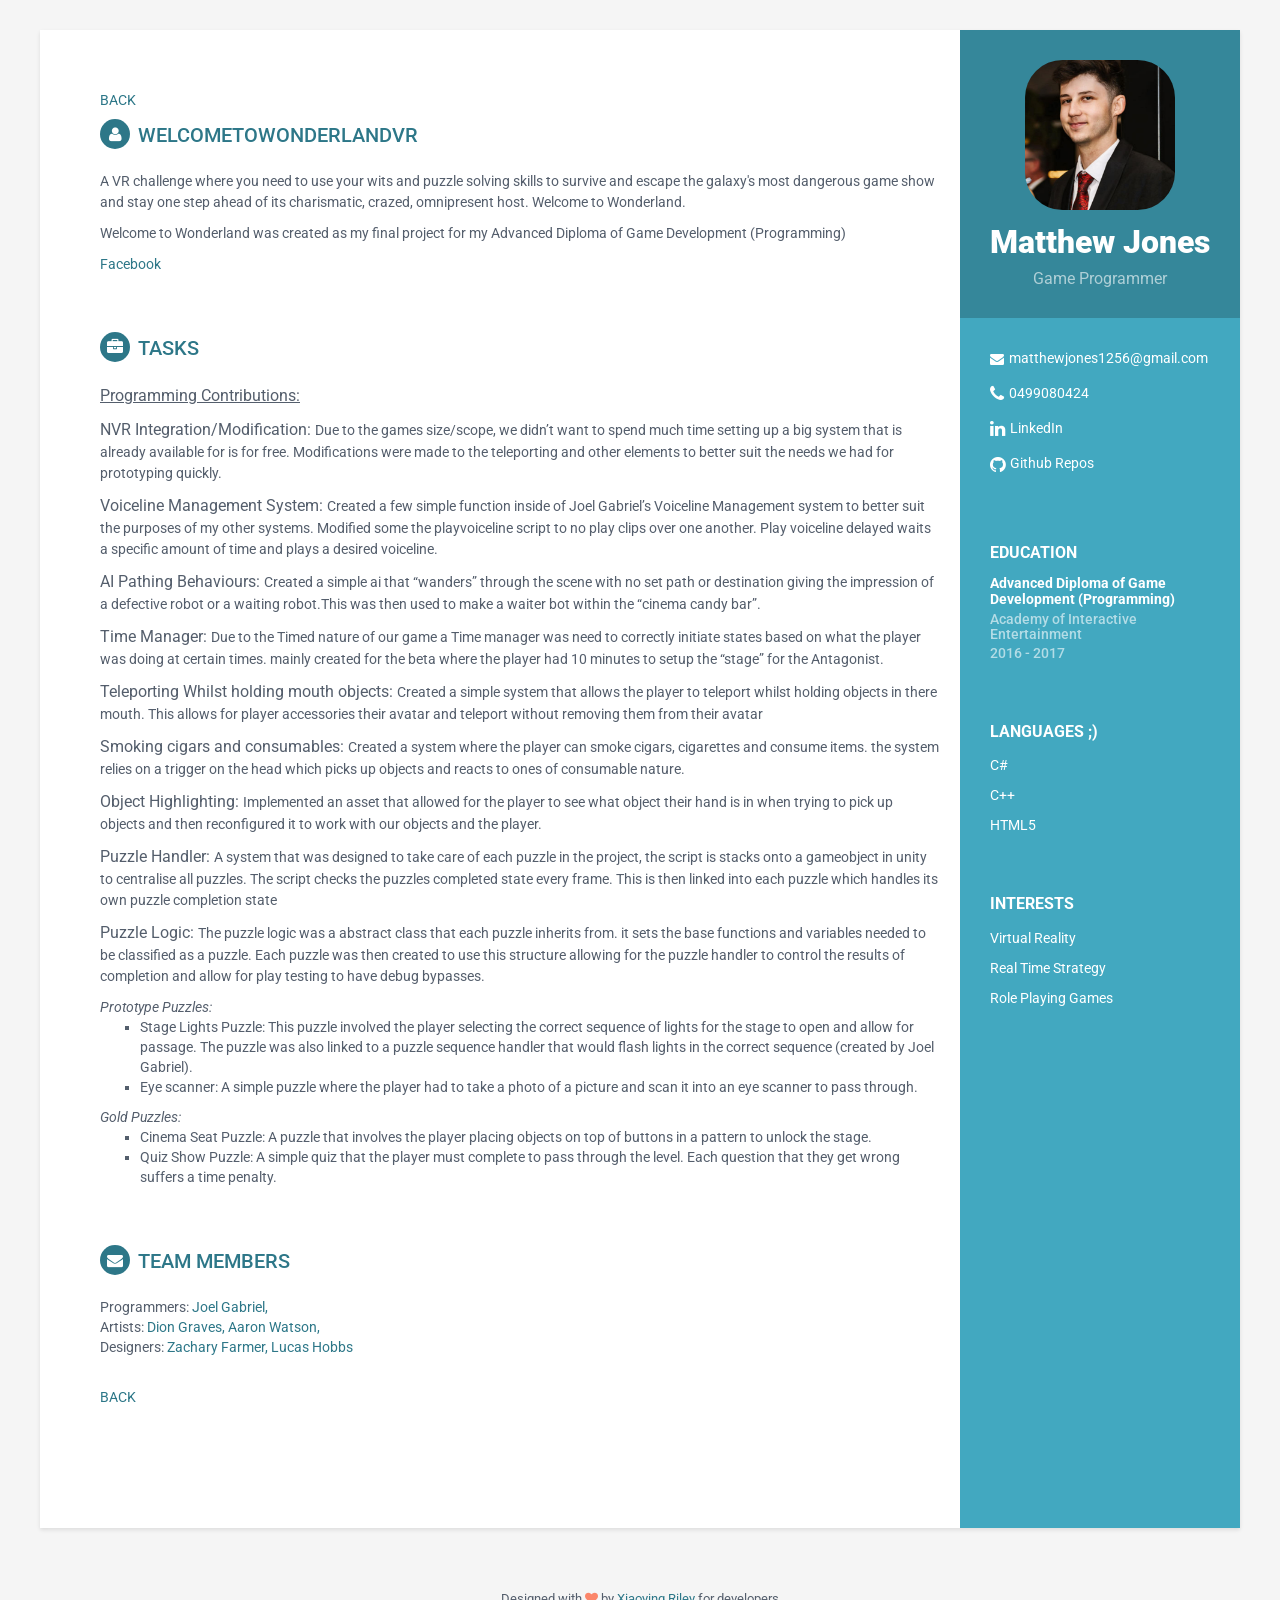
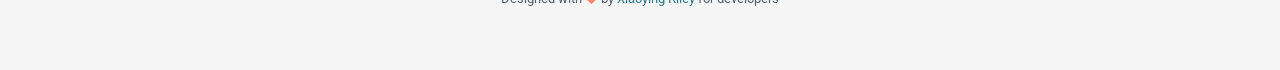
<file: W2W.html>
<!DOCTYPE html>
<!--[if IE 8]> <html lang="en" class="ie8"> <![endif]-->  
<!--[if IE 9]> <html lang="en" class="ie9"> <![endif]-->  
<!--[if !IE]><!--> <html lang="en"> <!--<![endif]-->  

<head>
    <title>Matthew Jones Portfolio</title>
    <!-- Meta -->
    <meta charset="utf-8">
    <meta http-equiv="X-UA-Compatible" content="IE=edge">
    <meta name="viewport" content="width=device-width, initial-scale=1.0">
    <meta name="description" content="Welcome to Wonderland description Page">
    <meta name="author" content="Matthew Jones>    
    <link rel="shortcut icon" href="favicon.ico">  
    <link href='https://fonts.googleapis.com/css?family=Roboto:400,500,400italic,300italic,300,500italic,700,700italic,900,900italic' rel='stylesheet' type='text/css'>
    <!-- Global CSS -->
    <link rel="stylesheet" href="assets/plugins/bootstrap/css/bootstrap.min.css">   
    <!-- Plugins CSS -->
    <link rel="stylesheet" href="assets/plugins/font-awesome/css/font-awesome.css">
    
    <!-- Theme CSS -->  
    <link id="theme-style" rel="stylesheet" href="assets/css/styles.css">
    <!-- HTML5 shim and Respond.js for IE8 support of HTML5 elements and media queries -->
    <!--[if lt IE 9]>
      <script src="https://oss.maxcdn.com/html5shiv/3.7.2/html5shiv.min.js"></script>
      <script src="https://oss.maxcdn.com/respond/1.4.2/respond.min.js"></script>
    <![endif]-->
</head> 

<body>
    <div class="wrapper">
        <div class="sidebar-wrapper">
            <div class="profile-container">
                <img class="profile" src="assets/images/profile.png" alt="" width="150" height="150" />
                <h1 class="name">Matthew Jones</h1>
                <h3 class="tagline">Game Programmer</h3>
            </div><!--//profile-container-->
            
            <div class="contact-container container-block">
                <ul class="list-unstyled contact-list">
                    <li class="email"><i class="fa fa-envelope"></i><a href="mailto: MatthewJones1256@gmail.com">matthewjones1256@gmail.com</a></li>
                    <li class="phone"><i class="fa fa-phone"></i><a href="tel:0499080424">0499080424</a></li>
                    <li class="linkedin"><i class="fa fa-linkedin"></i><a href="https://www.linkedin.com/in/matthew-jones-06061a11b/" target="_blank">LinkedIn</a></li>
                    <li class="github"><i class="fa fa-github"></i><a href="https://github.com/MatthewJ97/Projects" target="_blank">Github Repos</a></li>
                </ul>
            </div><!--//contact-container-->
            <div class="education-container container-block">
                <h2 class="container-block-title">Education</h2>
                <div class="item">
                    <h4 class="degree">Advanced Diploma of Game Development (Programming)</h4>
                    <h5 class="meta">Academy of Interactive Entertainment</h5>
                    <div class="time">2016 - 2017</div>
                </div><!--//item-->
            </div><!--//education-container-->
            
            <div class="languages-container container-block">
                <h2 class="container-block-title">Languages ;) </h2>
                <ul class="list-unstyled interests-list">
                    <li>C# <span class="lang-desc"></span></li>
                    <li>C++ <span class="lang-desc"></span></li>
                    <li>HTML5 <span class="lang-desc"></span></li>
                </ul>
            </div><!--//interests-->
            
            <div class="interests-container container-block">
                <h2 class="container-block-title">Interests</h2>
                <ul class="list-unstyled interests-list">
                    <li>Virtual Reality</li>
                    <li>Real Time Strategy</li>
                    <li>Role Playing Games</li>
					
                </ul>
            </div><!--//interests-->
            
        </div><!--//sidebar-wrapper-->
        
        <div class="main-wrapper">
            
            <section class="section summary-section">
			<p>
			<span class="item"><a href="index.html"> BACK </a> </span>
            </p>
				<h2 class="section-title"><i class="fa fa-user"></i>WelcomeToWonderlandVR</h2>
                <div class="summary">
                    <p>A VR challenge where you need to use your wits and puzzle solving skills to survive and escape the galaxy&#39;s
						most dangerous game show and stay one step ahead of its charismatic, crazed, omnipresent host. Welcome to Wonderland. </p>
						<p> Welcome to Wonderland was created as my final project for my Advanced Diploma of Game Development (Programming)</p>
						
						<span class="details"><a href="https://www.facebook.com/WelcomeToWonderlandVR/"> Facebook </a></span>
                </div><!--//summary-->
            </section><!--//section-->
            
            <section class="section experiences-section">
                <h2 class="section-title"><i class="fa fa-briefcase"></i>Tasks</h2>              
                
                <div class="item">       
					<div class="item"> 				
					<u><p><span class="project-title">Programming Contributions:</span></p></u> 
						<div class="item"> 
							<ul class="list-unstyled interests-list">
								
								<li><p><span class="project-title">NVR Integration/Modification: </span><span class="details">Due to the games size/scope, we didn’t want to spend much time setting up a big system that is already available for is for free. Modifications were made to the teleporting and other elements to better suit the needs we had for prototyping quickly.</span></p></li>
								
								<li><p><span class="project-title">Voiceline Management System: </span><span class="details">Created a few simple function inside of Joel Gabriel’s Voiceline Management system to better suit the purposes of my other systems. Modified some the playvoiceline script to no play clips over one another. Play voiceline delayed waits a specific amount of time and plays a desired voiceline.</span></p></li>
								
								<li><p><span class="project-title">AI Pathing Behaviours: </span><span class="details">Created a simple ai that “wanders” through the scene with no set path or  destination giving the impression of a defective robot or a waiting robot.This was then used to make a waiter bot within the “cinema candy bar”.</span></p></li>
								
								<li><p><span class="project-title">Time Manager: </span><span class="details">Due to the Timed nature of our game a Time manager was need to correctly initiate states based on what the player was 
								doing at certain times. mainly created for the beta where the player had 10 minutes to setup the “stage” for the Antagonist.</span></p></li>
								
								<li><p><span class="project-title">Teleporting Whilst holding mouth objects: </span><span class="details">Created a simple system that allows the player to teleport whilst holding objects in there mouth. This allows for player accessories their avatar and teleport without removing them from their avatar</span></p></li>
								
								<li><p><span class="project-title">Smoking cigars and consumables: </span><span class="details">Created a system where the player can smoke cigars, cigarettes and consume items. the system relies on a trigger on the head which picks up objects and reacts to ones of consumable nature. </span></p></li>
								
								<li><p><span class="project-title">Object Highlighting: </span><span class="details">Implemented an asset that allowed for the player to see what object their hand is in when trying to pick up objects and then reconfigured it to work with our objects and the player.</span></p></li>								
								
								<li><p><span class="project-title">Puzzle Handler: </span><span class="details">A system that was designed to take care of each puzzle in the project, the script is stacks onto a gameobject in unity to centralise all puzzles. The script checks the puzzles completed state every frame. This is then linked into each puzzle which handles its own puzzle completion state </span></p></li>
								
								<li><p><span class="project-title">Puzzle Logic: </span><span class="details">The puzzle logic was a abstract class that each puzzle inherits from. it sets the base functions and variables needed to be classified as a puzzle. Each puzzle was then created to use this structure allowing for the puzzle handler to control the results of completion and allow for play testing to have debug bypasses.</span> 
								
								<ul class="list-unstyled interests-list">
									
									<i><li><span class="item">Prototype Puzzles:</span></li></i>
									<ul class="list-style">
									
									<li> Stage Lights Puzzle: This puzzle involved the player selecting the correct sequence of lights for the stage to open and allow for passage. The puzzle was also linked to a puzzle sequence handler that would flash lights in the correct sequence (created by Joel Gabriel).</li>
									
									<li>Eye scanner: A simple puzzle where the player had to take a photo of a picture and scan it into an eye scanner to pass through.</li></p>
									</ul>
									
									<i><li><span class="item">Gold Puzzles:</span></li></i> 
									<ul class="list-style">
									
									<li>Cinema Seat Puzzle: A puzzle that involves the player placing objects on top of buttons in a pattern to unlock the stage.</li>
									
									<li>Quiz Show Puzzle: A simple quiz that the player must complete to pass through the level. Each question that they get wrong suffers a time penalty.</span></li>
									</ul>
								</ul>
								
							</span></p></li>
							</ul>						
				</section><!--//section-->
            
			
				<section class="section experiences-section">
					<h2 class="section-title"><i class="fa fa-envelope"></i>Team Members</h2>    
						<div class="item"> 
								<ul class="list-unstyled interests-list">
									<li><span class="details">Programmers: </span><a href="https://joelybahh.github.io/">Joel Gabriel, </a></li>
									<li><span class="details">Artists: </span><a href="https://www.facebook.com/WelcomeToWonderlandVR/">Dion Graves, </a><a href="https://www.facebook.com/WelcomeToWonderlandVR/">Aaron Watson, </a></li>
									<li><span class="details">Designers: </span><a href="https://www.facebook.com/WelcomeToWonderlandVR/">Zachary Farmer, </a><a href="https://www.facebook.com/WelcomeToWonderlandVR/">Lucas Hobbs </a></li>
								</ul>	
						</div>						
					<p>
			<span class="item"><a href="index.html"> BACK </a> </span>
            </p>
				</section><!--//section-->					
        </div><!--//main-body-->
    </div>
 
    <footer class="footer">
        <div class="text-center">
                <!--/* This template is released under the Creative Commons Attribution 3.0 License. Please keep the attribution link below when using for your own project. Thank you for your support. :) If you'd like to use the template without the attribution, you can check out other license options via our website: themes.3rdwavemedia.com */-->
                <small class="copyright">Designed with <i class="fa fa-heart"></i> by <a href="http://themes.3rdwavemedia.com" target="_blank">Xiaoying Riley</a> for developers</small>
        </div><!--//container-->
    </footer><!--//footer-->
 
    <!-- Javascript -->          
    <script type="text/javascript" src="assets/plugins/jquery-1.11.3.min.js"></script>
    <script type="text/javascript" src="assets/plugins/bootstrap/js/bootstrap.min.js"></script>    
    <!-- custom js -->
    <script type="text/javascript" src="assets/js/main.js"></script>            
</body>
</html>
</file>
<file: assets/css/styles.css>
/*   
 * Template Name: Orbit - Responsive Resume/CV Template for Developers
 * Version: 1.0
 * Author: Xiaoying Riley
 * Twitter: @3rdwave_themes
 * License: Creative Commons Attribution 3.0 License
 * Website: http://themes.3rdwavemedia.com/
*/
/* styles.css */
/* ======= Base ======= */
body {
  font-family: 'Roboto', sans-serif;
  color: #545E6C;
  background: #f5f5f5;
  font-size: 14px;
  padding: 30px;
  -webkit-font-smoothing: antialiased;
  -moz-osx-font-smoothing: grayscale;
}
h1,
h2,
h3,
h4,
h5,
h6 {
  font-weight: 700;
}
a {
  color: #2d7788;
  -webkit-transition: all 0.4s ease-in-out;
  -moz-transition: all 0.4s ease-in-out;
  -ms-transition: all 0.4s ease-in-out;
  -o-transition: all 0.4s ease-in-out;
}
a:hover {
  text-decoration: underline;
  color: #1a454f;
}
a:focus {
  text-decoration: none;
}
p {
  line-height: 1.5;
}
.wrapper {
  background: #42A8C0;
  max-width: 1200px;
  margin: 0 auto;
  position: relative;
  -webkit-box-shadow: 0px 2px 4px rgba(0, 0, 0, 0.1);
  -moz-box-shadow: 0px 2px 4px rgba(0, 0, 0, 0.1);
  box-shadow: 0px 2px 4px rgba(0, 0, 0, 0.1);
}
.sidebar-wrapper {
  background: #42A8C0;
  position: absolute;
  right: 0;
  width: 280px;
  height: 100%;
  min-height: 800px;
  color: #fff;
}
.sidebar-wrapper a {
  color: #fff;
}
.sidebar-wrapper .profile-container {
  padding: 30px;
  background: rgba(0, 0, 0, 0.2);
  text-align: center;
  color: #fff;
}
.sidebar-wrapper .name {
  font-size: 32px;
  font-weight: 900;
  margin-top: 0;
  margin-bottom: 10px;
}
.sidebar-wrapper .tagline {
  color: rgba(255, 255, 255, 0.6);
  font-size: 16px;
  font-weight: 400;
  margin-top: 0;
  margin-bottom: 0;
}
.sidebar-wrapper .profile {
  margin-bottom: 15px;
  border-radius: 25%;
}
.sidebar-wrapper .contact-list .fa {
  margin-right: 5px;
  font-size: 18px;
  vertical-align: middle;
}
.sidebar-wrapper .contact-list li {
  margin-bottom: 15px;
}
.sidebar-wrapper .contact-list li:last-child {
  margin-bottom: 0;
}
.sidebar-wrapper .contact-list .email .fa {
  font-size: 14px;
}
.sidebar-wrapper .container-block {
  padding: 30px;
}
.sidebar-wrapper .container-block-title {
  text-transform: uppercase;
  font-size: 16px;
  font-weight: 700;
  margin-top: 0;
  margin-bottom: 15px;
}
.sidebar-wrapper .degree {
  font-size: 14px;
  margin-top: 0;
  margin-bottom: 5px;
}
.sidebar-wrapper .education-container .item {
  margin-bottom: 15px;
}
.sidebar-wrapper .education-container .item:last-child {
  margin-bottom: 0;
}
.sidebar-wrapper .education-container .meta {
  color: rgba(255, 255, 255, 0.6);
  font-weight: 500;
  margin-bottom: 0px;
  margin-top: 0;
}
.sidebar-wrapper .education-container .time {
  color: rgba(255, 255, 255, 0.6);
  font-weight: 500;
  margin-bottom: 0px;
}
.sidebar-wrapper .languages-container .lang-desc {
  color: rgba(255, 255, 255, 0.6);
}
.sidebar-wrapper .languages-list {
  margin-bottom: 0;
}
.sidebar-wrapper .languages-list li {
  margin-bottom: 10px;
}
.sidebar-wrapper .languages-list li:last-child {
  margin-bottom: 0;
}
.sidebar-wrapper .interests-list {
  margin-bottom: 0;
}
.sidebar-wrapper .interests-list li {
  margin-bottom: 10px;
}
.sidebar-wrapper .interests-list li:last-child {
  margin-bottom: 0;
}
.main-wrapper {
  background: #fff;
  padding: 60px;
  padding-right: 300px;
}
.main-wrapper .section-title {
  text-transform: uppercase;
  font-size: 20px;
  font-weight: 500;
  color: #2d7788;
  position: relative;
  margin-top: 0;
  margin-bottom: 20px;
}
.main-wrapper .section-title .fa {
  width: 30px;
  height: 30px;
  margin-right: 8px;
  display: inline-block;
  color: #fff;
  -webkit-border-radius: 50%;
  -moz-border-radius: 50%;
  -ms-border-radius: 50%;
  -o-border-radius: 50%;
  border-radius: 50%;
  -moz-background-clip: padding;
  -webkit-background-clip: padding-box;
  background-clip: padding-box;
  background: #2d7788;
  text-align: center;
  padding-top: 8px;
  font-size: 16px;
  position: relative;
  top: -2px;
}
.main-wrapper .section {
  margin-bottom: 60px;
}
.main-wrapper .experiences-section .item {
  margin-bottom: 30px;
}
.main-wrapper .upper-row {
  position: relative;
  overflow: hidden;
  margin-bottom: 2px;
}
.main-wrapper .job-title {
  color: #3F4650;
  font-size: 16px;
  margin-top: 0;
  margin-bottom: 0;
  font-weight: 500;
}
.main-wrapper .time {
  position: absolute;
  right: 0;
  top: 0;
  color: #97AAC3;
}
.main-wrapper .company {
  margin-bottom: 10px;
  color: #97AAC3;
}
.main-wrapper .project-title {
  font-size: 16px;
  font-weight: 400;
  margin-top: 0;
  margin-bottom: 5px;
}
.main-wrapper .projects-section .intro {
  margin-bottom: 30px;
}
.main-wrapper .projects-section .item {
  margin-bottom: 15px;
}
.skillset .item {
  margin-bottom: 15px;
  overflow: hidden;
}
.skillset .level-title {
  font-size: 14px;
  margin-top: 0;
  margin-bottom: 12px;
}
.skillset .level-bar {
  height: 12px;
  background: #f5f5f5;
}
.skillset .level-bar-inner {
  height: 12px;
  background: #7bc2d3;
}
.footer {
  padding: 30px;
  padding-top: 60px;
}
.footer .copyright {
  line-height: 1.6;
  color: #545E6C;
  font-size: 13px;
}
.footer .fa-heart {
  color: #fb866a;
}
/* Extra small devices (phones, less than 768px) */
@media (max-width: 767px) {
  .sidebar-wrapper {
    position: static;
    width: inherit;
  }
  .main-wrapper {
    padding: 30px;
  }
  .main-wrapper .time {
    position: static;
    display: block;
    margin-top: 5px;
  }
  .main-wrapper .upper-row {
    margin-bottom: 0;
  }
}
/* Small devices (tablets, 768px and up) */
/* Medium devices (desktops, 992px and up) */
@media (min-width: 992px) {
  .skillset .level-title {
    display: inline-block;
    float: left;
    width: 30%;
    margin-bottom: 0;
  }
  .skillset .level-bar {
    display: inline-block;
    width: 70%;
    float: left;
    position: relative;
    top: 1px;
  }
}
/* Large devices (large desktops, 1200px and up) */
/* Ex-Large devices (large desktops, 1200px and up) */
</file>
